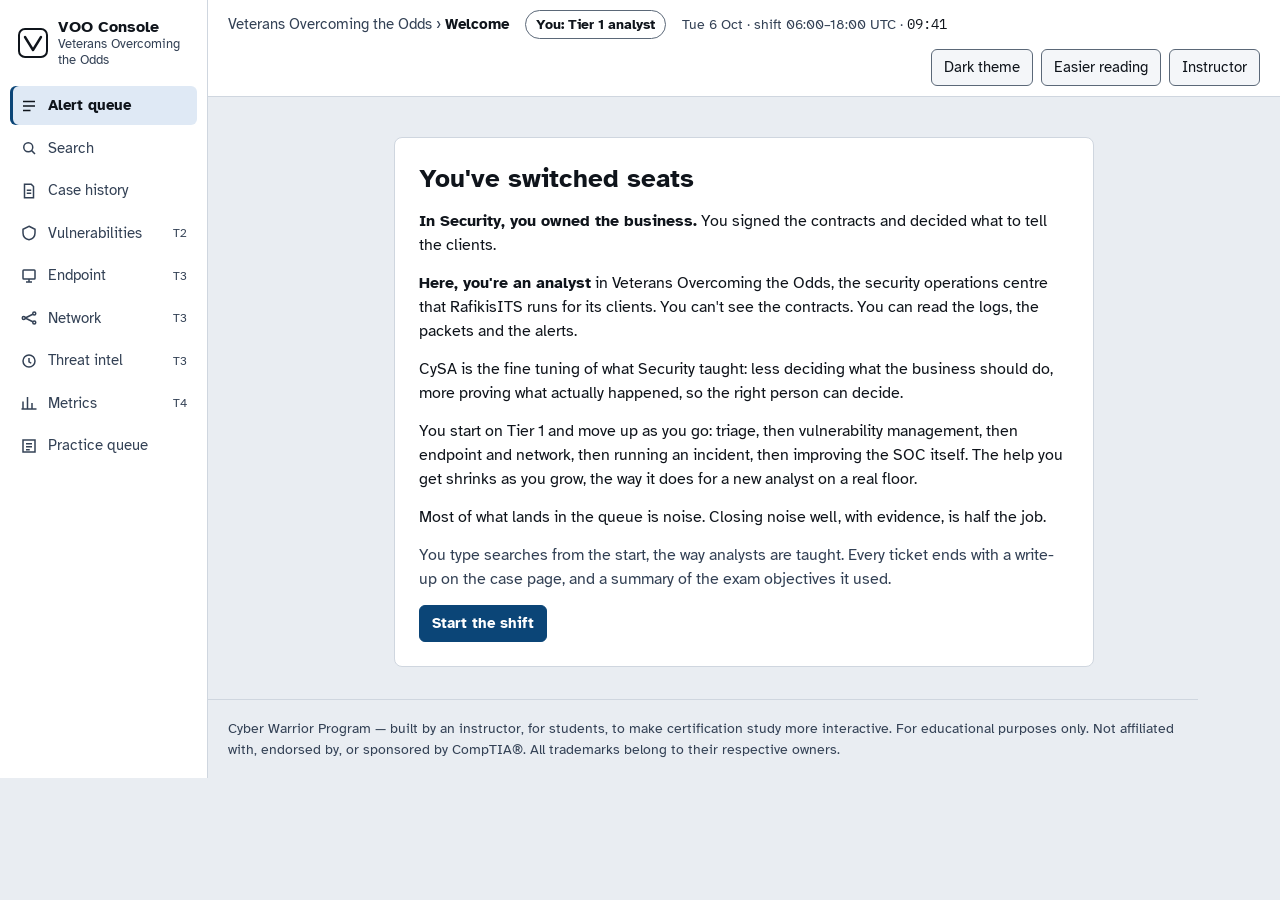
<file: index.html>
<!doctype html>
<html lang="en">
<head>
  <meta charset="utf-8">
  <meta name="viewport" content="width=device-width, initial-scale=1">
  <title>VOO Console</title>
  <meta name="description" content="Veterans Overcoming the Odds: a CySA+ (CS0-004) SOC simulation. Cyber Warrior Program.">
  <link rel="icon" href="data:image/svg+xml,%3Csvg xmlns='http://www.w3.org/2000/svg' viewBox='0 0 30 30'%3E%3Crect x='1' y='1' width='28' height='28' rx='6' fill='%230b0f16' stroke='%238fc8f5' stroke-width='2'/%3E%3Cpath d='M7 9 L15 22 L23 9' fill='none' stroke='%238fc8f5' stroke-width='2.6' stroke-linecap='round' stroke-linejoin='round'/%3E%3C/svg%3E">
  <script src="assets/theme.js"></script>
  <link rel="preconnect" href="https://fonts.googleapis.com">
  <link rel="preconnect" href="https://fonts.gstatic.com" crossorigin>
  <link rel="stylesheet" href="https://fonts.googleapis.com/css2?family=Atkinson+Hyperlegible:wght@400;700&family=IBM+Plex+Mono:wght@400;600&display=swap">
  <link rel="stylesheet" href="assets/style.css">
</head>
<body>
  <div id="root"><p style="padding:20px">Loading the console…</p></div>
  <noscript><p style="padding:20px">The console needs JavaScript switched on.</p></noscript>
  <script type="module" src="assets/app.js"></script>
</body>
</html>
</file>
<file: assets/style.css>
/* =====================================================================
   VOO CONSOLE — styles

   Dark first, like a real SOC floor. Every text colour meets WCAG AAA
   (7:1 body, 4.5:1 large) on its own ground, measured on painted pixels
   by verify/contrast.mjs. Severity is a true-colour dot AND a word, as in
   real consoles. A ruled-out option is marked three ways: colour, an
   inset rule, and the words "Ruled out".
   ===================================================================== */
:root {
  color-scheme: dark;
  --bg: #0b0f16; --surface: #111823; --surface-2: #18212f; --select: #1d2b40;
  --line: #263244; --edge: #6b7b90;
  --ink: #eef3f9; --ink-dim: #c3ced9;
  --accent: #8fc8f5; --accent-ink: #0b0f16;
  --fizban: #cdb2f5; --fizban-bg: #211b30;
  --sev-critical: #e5343d; --sev-high: #f57c1f; --sev-medium: #f5c518; --sev-low: #34b35a; --sev-info: #3d8fe0;
  --dot-ring: transparent;
  --struck-bg: #2a1518; --struck-rule: #e5343d; --struck-word: #ffb3b3;
  --right-bg: #12281b; --right-rule: #34b35a; --right-word: #9be8b4;
  --hint-bg: #1b2433; --hint-rule: #8fc8f5;
  --banner-bg: #2a2412; --banner-ink: #f2d16b;
  --instr-bg: #1c2a1f; --instr-ink: #7fdca4;
  --error-bg: #2a1518; --error-ink: #ffb3b3;
  --font-body: "Atkinson Hyperlegible", Verdana, Tahoma, "DejaVu Sans", sans-serif;
  --font-mono: "IBM Plex Mono", "DejaVu Sans Mono", Consolas, monospace;
  --tracking: 0; --word: 0; --leading: 1.5;
}
:root[data-theme="light"] {
  color-scheme: light;
  --bg: #e9edf2; --surface: #ffffff; --surface-2: #f4f6f9; --select: #dfe9f5;
  --line: #cfd6df; --edge: #5b6878;
  --ink: #0f141b; --ink-dim: #334155;
  --accent: #0b4577; --accent-ink: #ffffff;
  --fizban: #4a2a84; --fizban-bg: #f1ecfa;
  --dot-ring: #0f141b;
  --struck-bg: #fbecec; --struck-rule: #b3232c; --struck-word: #7a1219;
  --right-bg: #e6f4ea; --right-rule: #1d7a3e; --right-word: #14532d;
  --hint-bg: #eaf2fb; --hint-rule: #0b4577;
  --banner-bg: #fbf3d6; --banner-ink: #4d3c00;
  --instr-bg: #e3f3e8; --instr-ink: #1d5a34;
  --error-bg: #fbecec; --error-ink: #7a1219;
}
:root[data-dyslexia="on"] {
  --font-body: Verdana, Tahoma, "Trebuchet MS", "DejaVu Sans", sans-serif;
  --tracking: .04em; --word: .16em; --leading: 1.9;
}

*, *::before, *::after { box-sizing: border-box; }
html, body { height: 100%; }
body { margin: 0; background: var(--bg); color: var(--ink); font-family: var(--font-body); font-size: 16px; line-height: var(--leading); letter-spacing: var(--tracking); word-spacing: var(--word); }
.mono, code, pre { font-family: var(--font-mono); letter-spacing: 0; word-spacing: 0; font-variant-numeric: tabular-nums; }
button, input, textarea, select { font: inherit; letter-spacing: inherit; word-spacing: inherit; color: inherit; }
button { cursor: pointer; }
:focus-visible { outline: 3px solid var(--accent); outline-offset: 2px; }
::selection { background: var(--accent); color: var(--accent-ink); }
[hidden] { display: none !important; }
a { color: var(--accent); }
h1, h2, h3 { line-height: 1.3; text-wrap: balance; margin: 0; }
h1 { font-size: 26px; } h2 { font-size: 20px; } h3 { font-size: 17px; }

.app { display: grid; grid-template-columns: 208px minmax(0, 1fr); min-height: 100%; }

/* ---- rail ------------------------------------------------------------ */
.rail { background: var(--surface); border-right: 1px solid var(--line); padding-block: 14px; padding-inline: 10px; display: flex; flex-direction: column; gap: 4px; }
.brand { display: flex; align-items: center; gap: 10px; padding: 4px 8px 14px; font-weight: 700; line-height: 1.2; }
.brand svg { flex: none; }
.brand small { display: block; font-weight: 400; color: var(--ink-dim); font-size: 13px; }
.rail a { display: flex; align-items: center; gap: 10px; padding: 8px 10px; border-radius: 6px; color: var(--ink-dim); text-decoration: none; font-size: 15px; }
.rail a svg { flex: none; stroke: currentColor; }
.rail a:hover { background: var(--surface-2); color: var(--ink); }
.rail a[aria-current="page"] { background: var(--select); color: var(--ink); font-weight: 700; box-shadow: inset 3px 0 0 var(--accent); }
.rail .later { margin-left: auto; font-size: 12px; color: var(--ink-dim); }

/* ---- top bar and banners -------------------------------------------- */
.main { display: flex; flex-direction: column; min-width: 0; }
.topbar { display: flex; flex-wrap: wrap; align-items: center; gap: 10px 16px; padding-block: 10px; padding-inline: 20px; background: var(--surface); border-bottom: 1px solid var(--line); }
.crumbs { font-size: 15px; color: var(--ink-dim); }
.crumbs b { color: var(--ink); }
.seat { font-size: 14px; font-weight: 700; padding: 3px 10px; border-radius: 999px; border: 1px solid var(--edge); color: var(--ink); background: none; }
.clock { font-size: 14px; color: var(--ink-dim); }
.clock .mono { color: var(--ink); }
.switches { margin-left: auto; display: flex; flex-wrap: wrap; gap: 8px; }
.btn { background: var(--surface-2); border: 1px solid var(--edge); border-radius: 6px; padding: 6px 12px; font-size: 15px; }
.btn[aria-pressed="true"] { background: var(--select); font-weight: 700; }
.btn.primary { background: var(--accent); color: var(--accent-ink); border-color: var(--accent); font-weight: 700; }
.btn:disabled { cursor: not-allowed; }
.instr-banner { padding-block: 6px; padding-inline: 20px; background: var(--instr-bg); color: var(--instr-ink); font-size: 14px; font-weight: 700; }
.practice-banner { padding-block: 6px; padding-inline: 20px; background: var(--banner-bg); color: var(--banner-ink); font-size: 14px; font-weight: 700; }
:root[data-instructor="off"] .instr-banner { display: none; }
.pinbox { display: flex; flex-wrap: wrap; align-items: center; gap: 8px; padding-block: 10px; padding-inline: 20px; background: var(--surface-2); border-bottom: 1px solid var(--line); font-size: 15px; }
.pinbox input { font-family: var(--font-mono); font-size: 16px; width: 8ch; padding: 4px 8px; border-radius: 6px; border: 1px solid var(--edge); background: var(--surface); }
.pinbox .msg { color: var(--ink); }

.content { padding-block: 16px 8px; padding-inline: 20px; display: flex; flex-direction: column; gap: 14px; }
.panel { background: var(--surface); border: 1px solid var(--line); border-radius: 8px; }
.pad { padding: 16px; }
.muted { color: var(--ink-dim); }

/* ---- severity: dot and word ------------------------------------------ */
.sev { display: inline-flex; align-items: center; gap: 7px; font-weight: 700; white-space: nowrap; color: var(--ink); }
.dot { width: 13px; height: 13px; border-radius: 50%; flex: none; border: 2px solid var(--dot-ring); }
.s-critical .dot { background: var(--sev-critical); } .s-high .dot { background: var(--sev-high); }
.s-medium .dot { background: var(--sev-medium); } .s-low .dot { background: var(--sev-low); } .s-info .dot { background: var(--sev-info); }

/* ---- tiers, summary, tabs, tables ------------------------------------ */
.tiers { display: flex; flex-wrap: wrap; gap: 8px; align-items: center; }
.tiers .label { font-size: 14px; color: var(--ink-dim); margin-right: 4px; }
.tier { font-size: 14px; padding: 4px 10px; border-radius: 6px; border: 1px solid var(--line); background: var(--surface); color: var(--ink-dim); }
.tier.current { border-color: var(--accent); color: var(--ink); font-weight: 700; }
.summary { display: flex; flex-wrap: wrap; gap: 8px; }
.count { display: inline-flex; align-items: center; gap: 8px; padding: 5px 12px; border-radius: 6px; background: var(--surface); border: 1px solid var(--line); font-size: 15px; }
.count[aria-pressed="true"] { border-color: var(--edge); background: var(--select); }
.count b { font-family: var(--font-mono); }
.tabs { display: flex; flex-wrap: wrap; gap: 4px; padding: 8px 10px 0; border-bottom: 1px solid var(--line); }
.tab { background: none; border: none; border-bottom: 3px solid transparent; padding: 6px 10px 8px; font-size: 15px; color: var(--ink-dim); }
.tab[aria-selected="true"] { color: var(--ink); font-weight: 700; border-bottom-color: var(--accent); }
.tablewrap { overflow-x: auto; }
table { width: 100%; border-collapse: collapse; font-size: 15px; }
th { text-align: left; font-weight: 700; font-size: 13px; text-transform: uppercase; letter-spacing: .05em; color: var(--ink-dim); padding: 10px 12px; border-bottom: 1px solid var(--line); white-space: nowrap; }
td { padding: 9px 12px; border-bottom: 1px solid var(--line); vertical-align: top; }
.queue tbody tr { cursor: pointer; }
.queue tbody tr:hover { background: var(--surface-2); }
.queue tbody tr[aria-selected="true"] { background: var(--select); box-shadow: inset 3px 0 0 var(--accent); }
td.mono { font-size: 14px; white-space: nowrap; }
td.alert { min-width: 22ch; } td.client { min-width: 13ch; }
td.entity { font-family: var(--font-mono); font-size: 14px; overflow-wrap: anywhere; min-width: 16ch; max-width: 26ch; }
td .sub { display: block; color: var(--ink-dim); font-size: 13px; }
.dayhead td { background: var(--surface-2); color: var(--ink-dim); font-size: 13px; font-weight: 700; text-transform: uppercase; letter-spacing: .05em; padding-block: 6px; cursor: default; }
.workarea { display: grid; grid-template-columns: minmax(0, 1fr) 360px; gap: 14px; align-items: start; }
.drawer { padding: 16px; display: flex; flex-direction: column; gap: 12px; position: sticky; top: 12px; min-width: 0; }
.drawer > * { min-width: 0; }
dl.facts { margin: 0; display: grid; grid-template-columns: max-content minmax(0, 1fr); gap: 6px 12px; font-size: 15px; }
dl.facts dt { color: var(--ink-dim); } dl.facts dd { margin: 0; overflow-wrap: anywhere; }
.fizban { background: var(--fizban-bg); border-radius: 8px; padding: 12px; border: 1px solid var(--line); }
.fizban .who { color: var(--fizban); font-weight: 700; font-size: 14px; display: flex; gap: 8px; align-items: center; }
.fizban p { margin: 6px 0 0; }
.fizban .note { color: var(--ink-dim); font-size: 14px; margin-top: 8px; }
.actions { display: flex; flex-wrap: wrap; gap: 8px; }
.status-line { font-size: 15px; min-height: 1.4em; }

/* ---- search ------------------------------------------------------------ */
.searchbar { display: flex; gap: 8px; flex-wrap: wrap; }
.searchbar label { position: absolute; left: -9999px; }
.searchbar input { flex: 1 1 320px; min-width: 0; font-family: var(--font-mono); font-size: 15px; padding: 9px 12px; border-radius: 6px; border: 1px solid var(--edge); background: var(--surface); }
.search-error { background: var(--error-bg); color: var(--error-ink); padding: 10px 12px; border-radius: 6px; font-weight: 700; }
.search-grid { display: grid; grid-template-columns: 220px minmax(0, 1fr); gap: 12px; align-items: start; }
.fieldlist { font-size: 14px; }
.fieldlist ul { list-style: none; margin: 6px 0 0; padding: 0; display: flex; flex-direction: column; gap: 2px; }
.fieldlist li { display: flex; justify-content: space-between; gap: 8px; font-family: var(--font-mono); }
.results td { font-family: var(--font-mono); font-size: 14px; white-space: nowrap; }
.results td button.val { background: none; border: none; padding: 0; text-align: left; font: inherit; color: var(--ink); text-decoration: underline dotted; text-underline-offset: 3px; }
.valmenu { position: absolute; z-index: 20; background: var(--surface); border: 1px solid var(--edge); border-radius: 6px; padding: 4px; display: flex; flex-direction: column; min-width: 220px; box-shadow: 0 6px 18px rgba(0,0,0,.35); }
.valmenu button { background: none; border: none; text-align: left; padding: 8px 10px; border-radius: 4px; font-size: 15px; }
.valmenu button:hover, .valmenu button:focus { background: var(--select); }

/* ---- the case page ----------------------------------------------------- */
.case-head { display: flex; flex-wrap: wrap; align-items: center; gap: 8px 16px; }
.case-grid { display: grid; grid-template-columns: minmax(0, 1.25fr) minmax(0, 1fr); gap: 14px; align-items: start; }
.case-grid > * { min-width: 0; display: flex; flex-direction: column; gap: 14px; }
pre.evidence { margin: 0; padding: 12px; background: var(--surface-2); border: 1px solid var(--line); border-radius: 6px; overflow-x: auto; font-size: 14px; }
ul.evidence { margin: 0; padding-left: 20px; display: flex; flex-direction: column; gap: 4px; }
.guide ol { margin: 8px 0 0; padding-left: 22px; display: flex; flex-direction: column; gap: 6px; }
.guide .query { display: block; margin-top: 6px; font-family: var(--font-mono); font-size: 13px; background: var(--surface-2); border: 1px solid var(--line); border-radius: 6px; padding: 8px 10px; overflow-x: auto; white-space: pre-wrap; overflow-wrap: anywhere; }

.board { display: flex; flex-direction: column; gap: 10px; }
.board .prompt { font-weight: 700; font-size: 17px; }
.options { list-style: none; margin: 0; padding: 0; display: flex; flex-direction: column; gap: 8px; }
.opt { width: 100%; text-align: left; display: grid; grid-template-columns: 2.2em minmax(0, 1fr); gap: 8px; padding: 10px 12px; border-radius: 6px; border: 1px solid var(--edge); background: var(--surface-2); color: var(--ink); line-height: var(--leading); }
.opt .n { font-family: var(--font-mono); font-weight: 600; color: var(--ink-dim); }
.opt:hover:not(:disabled) { border-color: var(--accent); }
.opt.struck { background: var(--struck-bg); border-color: var(--struck-rule); box-shadow: inset 5px 0 0 var(--struck-rule); cursor: default; }
.opt.struck .word { display: block; color: var(--struck-word); font-weight: 700; margin-top: 4px; }
.opt.right { background: var(--right-bg); border-color: var(--right-rule); box-shadow: inset 5px 0 0 var(--right-rule); cursor: default; }
.opt.right .word { display: block; color: var(--right-word); font-weight: 700; margin-top: 4px; }
.opt .why { display: block; margin-top: 4px; color: var(--ink); }
.hint { background: var(--hint-bg); border-left: 5px solid var(--hint-rule); border-radius: 6px; padding: 10px 12px; }
.hint b { display: block; }
.lesson { background: var(--right-bg); border-left: 5px solid var(--right-rule); border-radius: 6px; padding: 10px 12px; }

.writeup label { display: block; font-weight: 700; margin-top: 10px; }
.writeup .help { display: block; font-weight: 400; color: var(--ink-dim); font-size: 14px; }
.writeup textarea { width: 100%; min-height: 5.5em; margin-top: 4px; padding: 8px 10px; border-radius: 6px; border: 1px solid var(--edge); background: var(--surface-2); resize: vertical; }
.activity { font-size: 14px; }
.activity ol { margin: 6px 0 0; padding-left: 20px; }
.objsum td:first-child { font-family: var(--font-mono); font-weight: 600; white-space: nowrap; }

/* ---- intro ------------------------------------------------------------- */
.intro { max-width: 70ch; margin: 24px auto; padding: 24px; display: flex; flex-direction: column; gap: 14px; }
.intro p { margin: 0; }

footer { margin-top: auto; padding-block: 18px; padding-inline: 20px; border-top: 1px solid var(--line); color: var(--ink-dim); font-size: 14px; max-width: 110ch; }

@media (max-width: 1499px) { .workarea { grid-template-columns: minmax(0, 1fr); } .drawer { position: static; } }
@media (max-width: 1100px) { .case-grid { grid-template-columns: minmax(0, 1fr); } .search-grid { grid-template-columns: minmax(0, 1fr); } }
@media (max-width: 820px) {
  .app { grid-template-columns: minmax(0, 1fr); }
  .rail { flex-direction: row; overflow-x: auto; border-right: none; border-bottom: 1px solid var(--line); padding-inline: 16px; }
  .brand { padding: 4px 8px 4px 0; } .rail a { white-space: nowrap; } .rail .later { display: none; }
  .topbar, .instr-banner, .practice-banner, .pinbox, .content, footer { padding-inline: 16px; }
  .switches { margin-left: 0; }
}
@media (prefers-reduced-motion: reduce) { * { transition: none !important; scroll-behavior: auto !important; } }

/* On the case page the search sits in a narrower column: the field list
   becomes a row above the results so the results get the full width. */
.case-grid .search-grid { grid-template-columns: minmax(0, 1fr); }
.case-grid .fieldlist ul { flex-direction: row; flex-wrap: wrap; gap: 4px 16px; }
.case-grid .fieldlist li { gap: 6px; }
/* Screens that open in later tiers are shown, not offered */
.rail a[aria-disabled="true"] { cursor: default; }
.rail a[aria-disabled="true"]:hover { background: none; color: var(--ink-dim); }

/* ---- evidence kinds added for Tiers 2–5 ------------------------------ */
ul.tree { list-style: none; margin: 4px 0 0; padding-left: 22px; border-left: 2px solid var(--line); display: flex; flex-direction: column; gap: 6px; }
ul.tree.root { padding-left: 0; border-left: none; }
ul.tree li { padding-left: 4px; }
dl.facts.proc { margin: 4px 0 2px; font-size: 14px; }
ol.flow { list-style: none; margin: 0; padding: 0; display: flex; flex-direction: column; gap: 8px; }
ol.flow li { border: 1px solid var(--edge); border-radius: 6px; padding: 8px 12px; background: var(--surface-2); }
ol.flow li.flow-trigger { border-left: 5px solid var(--accent); }
ol.flow li.flow-decision { border-left: 5px solid var(--fizban); }
ol.flow li.flow-gap { border-left: 5px solid var(--struck-rule); }
.flow-kind { display: inline-block; margin-right: 8px; font-size: 13px; font-weight: 700; letter-spacing: .05em; text-transform: uppercase; color: var(--ink); }
.tier { font: inherit; font-size: 14px; }
button.tier { cursor: pointer; }
</file>
